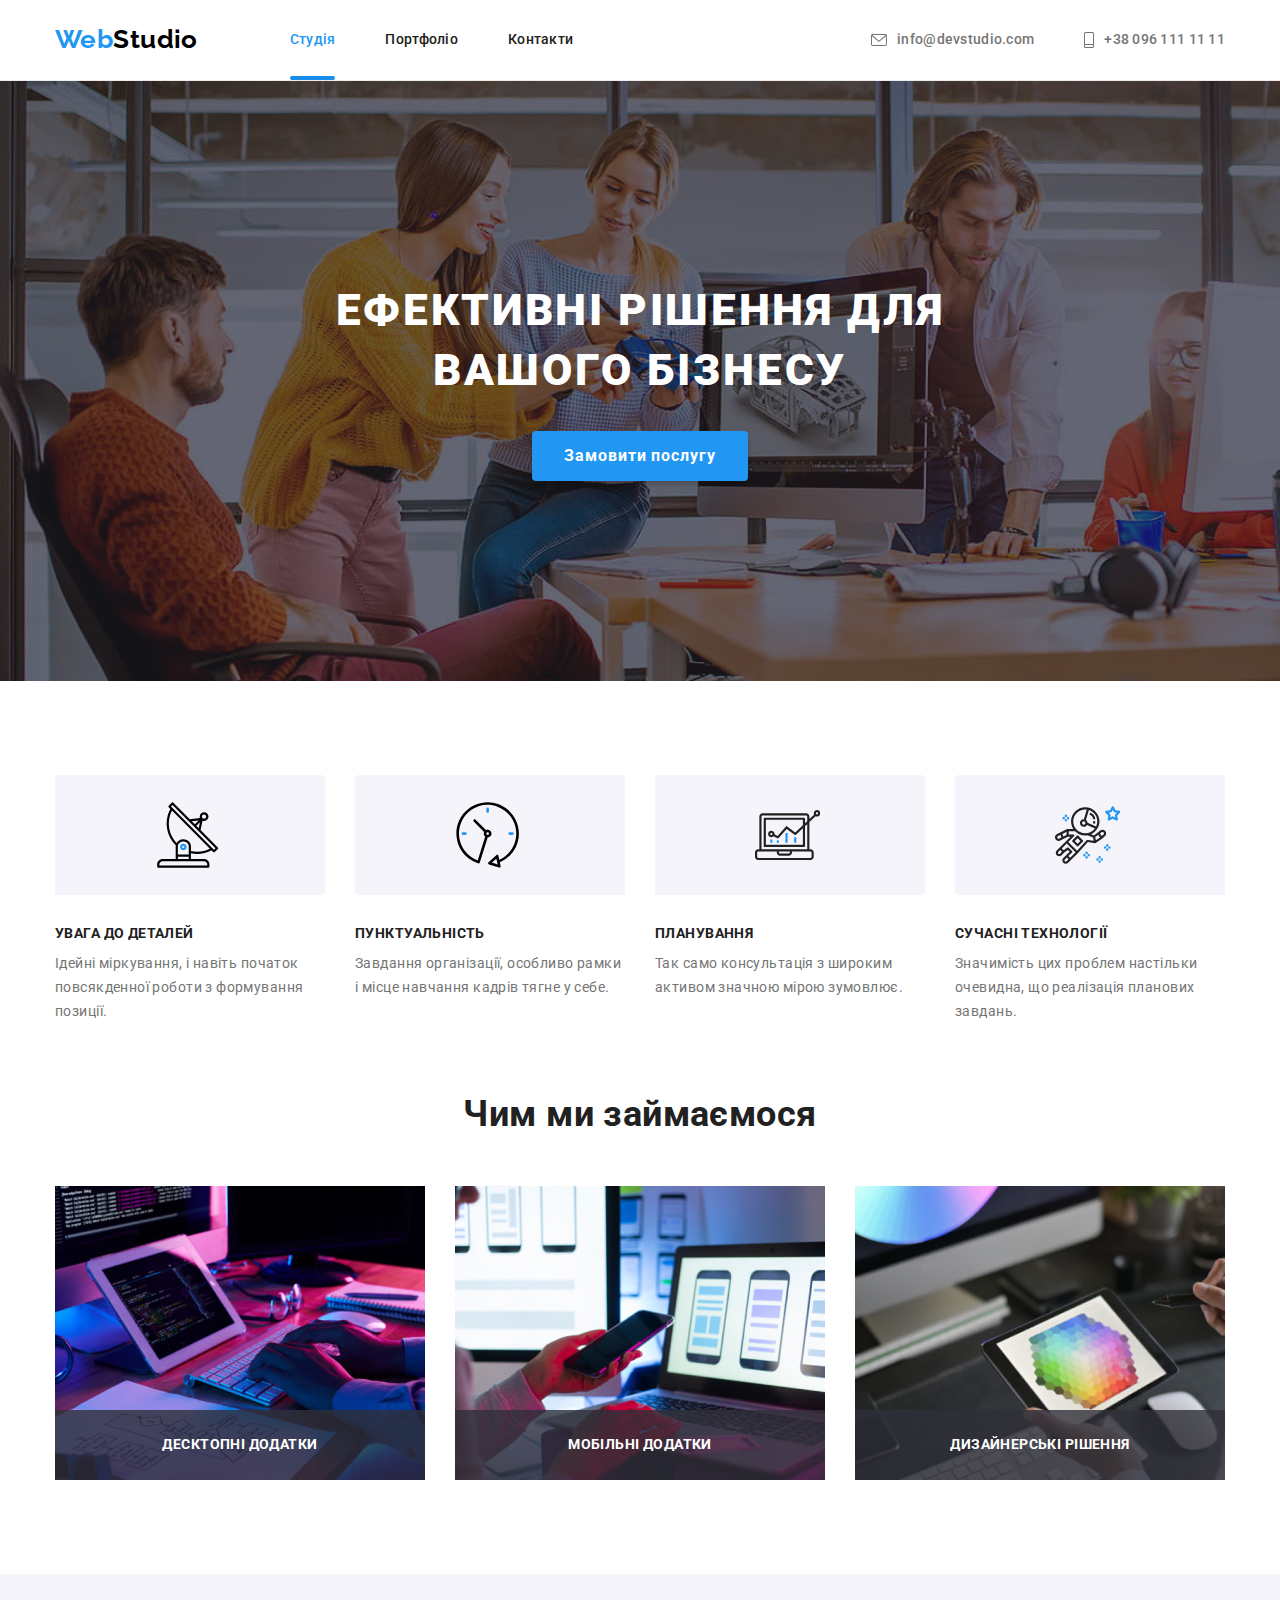
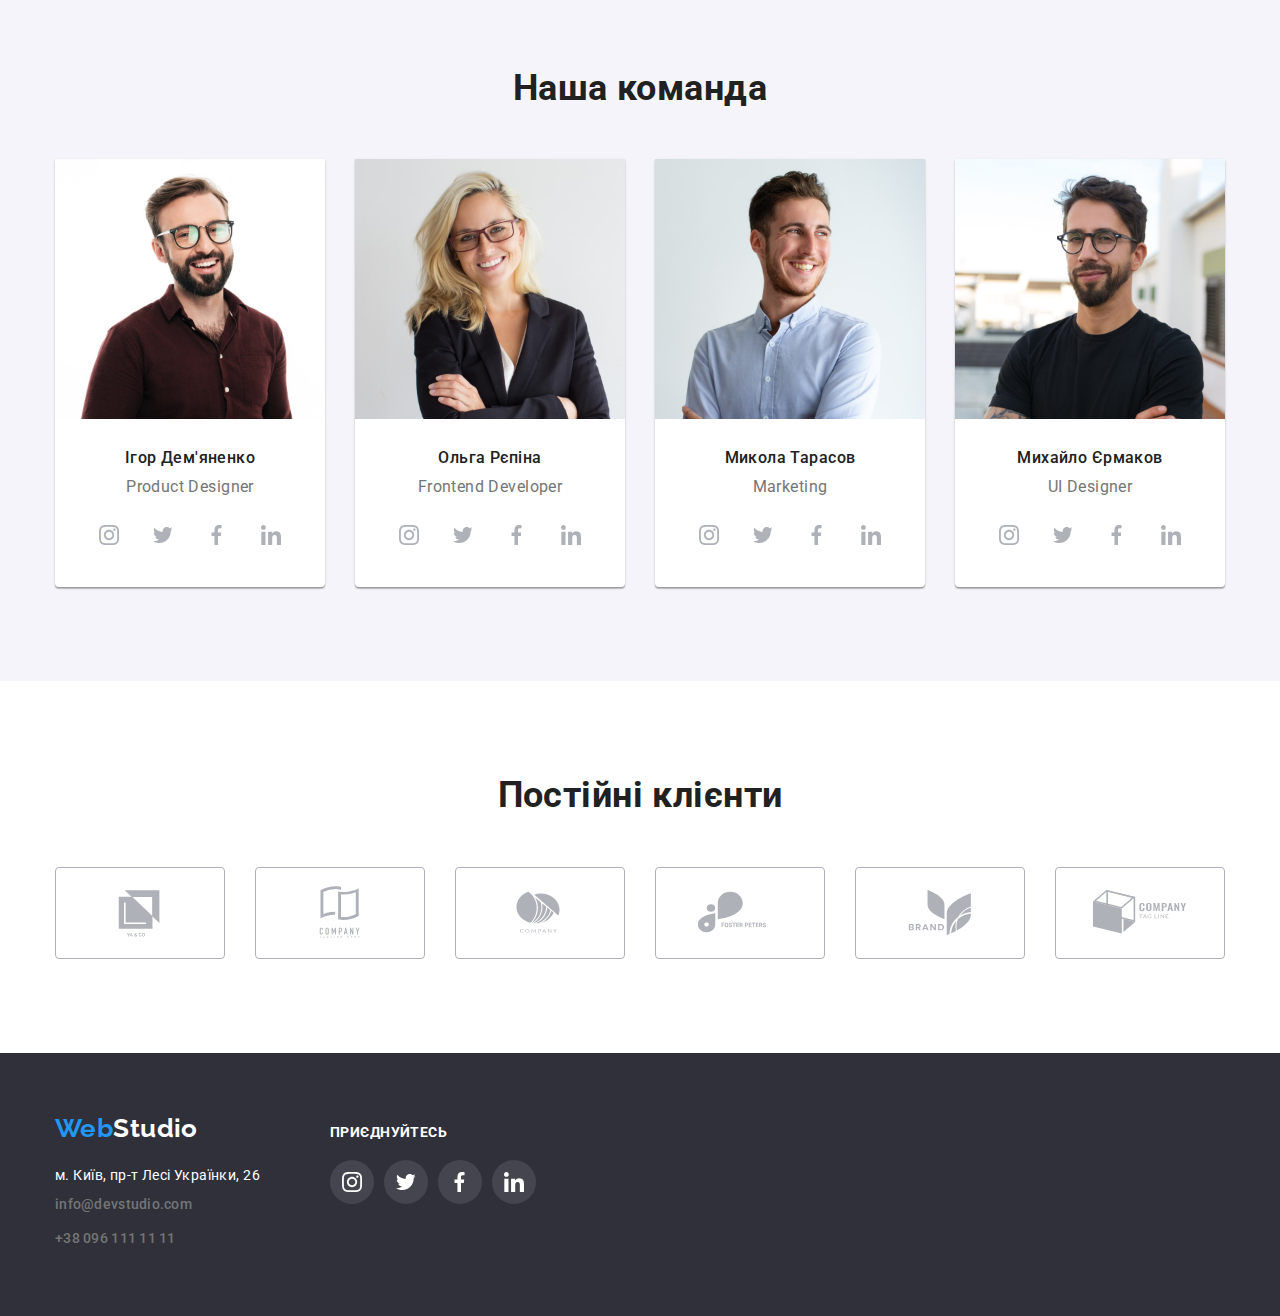
<file: index.html>
<!DOCTYPE html>
<html lang="uk-UA">
  <head>
    <meta charset="UTF-8" />
    <meta name="viewport" content="width=device-width, initial-scale=1.0" />
     <title>Document</title>
        <link rel="stylesheet" href="https://cdnjs.cloudflare.com/ajax/libs/modern-normalize/1.1.0/modern-normalize.min.css">
        <link rel="stylesheet" href="./style-css.css"/>
        <link rel="preconnect" href="https://fonts.googleapis.com">
        <link rel="preconnect" href="https://fonts.gstatic.com" crossorigin>
<link href="https://fonts.googleapis.com/css2?family=Raleway:wght@700&family=Roboto:wght@400;500;700;900&display=swap" rel="stylesheet">
   
  </head>
  <body>

<!--HEADER-->

    <header class="header">
      <div class="container header-container">
       <nav class="navigation">
       <a href="index.html" class="link logo">Web<span class="header-logo">Studio</a>

        <ul class="list nav-list">
          <li class="nav-list-item"><a href="index.html" class="link nav-link current">Студія</a></li>
          <li class="nav-list-item"><a href="./portfolio.html" class="link nav-link">Портфоліо</a></li>
          <li class="nav-list-item"> <a href="" class="link nav-link">Контакти</a></li>
         </ul> </nav>
                
      <ul class="list contacts-list">
        <li class="contacts-link-item"><a href="mailto:info@devstudio.com" class="link contacts-link icon-link-mail"> 
          <svg height="12" width="16" class="header-icon"> 
            <use href="./images/svg-img.svg#icon-mail"> </use>    
          </svg> info@devstudio.com</a></li>
        <li class="contacts-link-item"><a href="tel:+380961111111" class="link contacts-link icon-link-tel"> 
          <svg height="16" width="10" class="header-icon"> 
          <use href="./images/svg-img.svg#icon-tel" > </use>
        </svg> +38 096 111 11 11</a></li>
      </ul>
      </div>
     </header>

    <main>
      <!--SECTION-HERO-->
      <section class="hero hero-bckg-img">
       <div class="container">
                <h1 class="hero-title">Ефективні рішення для вашого бізнесу</h1>
        <button data-modal-open type="button" class="button hero-button">Замовити послугу</button>
       </div>
       </section>
      

<!--SECTION-FEATURE-->

      <section class=" section section-feature">
         <div class="container section-feature-container">
        <h2 class="visually-hidden">наші особливості</h2>
        <ul class="list feature-list">
          <li>
            <div class="feature-ikon-container">
            <svg class="feature-ikon" Width=65.32 Height=70> 
              <use href="./images/svg-img.svg#icon-antenna"> </use> </svg></div>
            <h3 class="feature-title">увага до деталей</h3>
            <p class="feature-paragraph">
              Ідейні міркування, і навіть початок повсякденної роботи з
              формування позиції.
            </p>
          </li>
          <li class="feature-list-item">
              <div class="feature-ikon-container"> <svg Width=65.32 Height=70 class="feature-ikon"> 
              <use href="./images/svg-img.svg#icon-clock"> </use> </svg> </div>
            <h3 class="feature-title">пунктуальність</h3>
            <p class="feature-paragraph">
              Завдання організації, особливо рамки 
              і місце навчання кадрів тягне у себе.
            </p>
          </li>
          <li>
              <div class="feature-ikon-container">
            <svg class="feature-ikon" Width=65.32 Height=70> 
              <use href="./images/svg-img.svg#icon-lap-top" 
              > </use> </svg></div>
            <h3 class="feature-title">планування</h3>
            <p class="feature-paragraph">
              Так само консультація з широким активом значною мірою зумовлює.
            </p>
          </li>
          <li>
              <div class="feature-ikon-container">
            <svg class="feature-ikon" Width=65.32 Height=70> 
              <use href="./images/svg-img.svg#icon-astronaut" 
              > </use> </svg></div>
            <h3 class="feature-title">сучасні технології</h3>
            <p class="feature-paragraph">
              Значимість цих проблем настільки очевидна, що реалізація планових
              завдань.
            </p>
          </li>
        </ul>
        </div>
        </section>

<!--SECTION-WHAT-WE-DO-->
        
          <section class="section section-what_we_do">
             <div class="container"> 
             <h2 class="what_we_do-title">Чим ми займаємося</h2>
        <ul class="list what_we_do-img-list">
          <li>
            <div class="what-we-do-overlay">
               <img
              src="images/work-process-1.jpg"
              alt="Процес розробки"
              width="370"
            />
            <p class="overlay-title">десктопні додатки</p>
            </div>
          </li>
           
          <li>
            <div class="what-we-do-overlay">
            <img
              src="images/work-process-2.jpg"
              alt="Процес роботи з макетом мобыльного застосунку"
              width="370"/>
              <p class="overlay-title">мобільні додатки</p>
              </div>
              </li>
          <li>
             <div class="what-we-do-overlay">
             <img
              src="images/work-process-3.jpg"
              alt="Процес створення дизайну сайту"
              width="370"/>
              <p class="overlay-title">дизайнерські рішення</p>
              </div>
          </li>
        </ul>
        </div>
       </section>

<!--SECTION TEAM-->

      <section class="section-team">
        <div class="container"> 
         <h2 class="team-title">Наша команда</h2>
        <ul class="list team-list">
          <li class="team-list-item">
            <img src="images/ihor.jpg" alt="Ігор Дем'яненко" width="270" class="photo-team"/>
            <div class="team-member-description"><h3 class="team-name">Ігор Дем'яненко</h3>
            <p class="team-position">Product Designer</p>
        
            <ul class="list social-links-list">
              <li class="social-list-item"><a href="http://" target="_blank" rel="noopener noreferrer" class="social-link"><svg class="social-link-icon" height="20" width="20">
                <use href="./images/svg-img.svg#icon-instagram"></use>
              </svg></a></li>
              <li class="list-item social-list-item"><a href="http://" target="_blank" rel="noopener noreferrer" class="social-link"><svg class="social-link-icon" height="20" width="20">
                <use href="./images/svg-img.svg#icon-twiter"></use>
              </svg></a></li>
              <li class="list-item social-list-item"><a href="http://" target="_blank" rel="noopener noreferrer" class="social-link"><svg class="social-link-icon" height="20" width="20">
                <use href="./images/svg-img.svg#icon-facebook"></use>
              </svg></a></li>
              <li class="list-item social-list-item"><a href="http://" target="_blank" rel="noopener noreferrer" class="social-link"><svg class="social-link-icon" height="20" width="20">
                <use href="./images/svg-img.svg#icon-linkedin"></use>
              </svg></a></li>
            </ul>
            </div>
         
          <li class="team-list-item">
            <img src="images/olga.jpg" alt="Ольга Рєпіна" width="270" />
            <div class="team-member-description"><h3 class="team-name">Ольга Рєпіна</h3>
            <p class="team-position">Frontend Developer</p>
              <ul class="list social-links-list">
              <li class="social-list-item"><a href="http://" target="_blank" rel="noopener noreferrer" class="social-link"><svg class="social-link-icon" height="20" width="20">
                <use href="./images/svg-img.svg#icon-instagram"></use>
              </svg></a></li>
              <li class="list-item social-list-item"><a href="http://" target="_blank" rel="noopener noreferrer" class="social-link"><svg class="social-link-icon" height="20" width="20">
                <use href="./images/svg-img.svg#icon-twiter"></use>
              </svg></a></li>
              <li class="list-item social-list-item"><a href="http://" target="_blank" rel="noopener noreferrer" class="social-link"><svg class="social-link-icon" height="20" width="20">
                <use href="./images/svg-img.svg#icon-facebook"></use>
              </svg></a></li>
              <li class="list-item social-list-item"><a href="http://" target="_blank" rel="noopener noreferrer" class="social-link"><svg class="social-link-icon" height="20" width="20">
                <use href="./images/svg-img.svg#icon-linkedin"></use>
              </svg></a></li>
            </ul>
            </div>
          </li>
          <li class="team-list-item">
            <img src="images/mikola.jpg" alt="Микола Тарасов" width="270" />
            <div class="team-member-description"><h3 class="team-name">Микола Тарасов</h3>
            <p class="team-position">Marketing</p>
              <ul class="list social-links-list">
              <li class="social-list-item"><a href="http://" target="_blank" rel="noopener noreferrer" class="social-link"><svg class="social-link-icon" height="20" width="20">
                <use href="./images/svg-img.svg#icon-instagram"></use>
              </svg></a></li>
              <li class="list-item social-list-item"><a href="http://" target="_blank" rel="noopener noreferrer" class="social-link"><svg class="social-link-icon" height="20" width="20">
                <use href="./images/svg-img.svg#icon-twiter"></use>
              </svg></a></li>
              <li class="list-item social-list-item"><a href="http://" target="_blank" rel="noopener noreferrer" class="social-link"><svg class="social-link-icon" height="20" width="20">
                <use href="./images/svg-img.svg#icon-facebook"></use>
              </svg></a></li>
              <li class="list-item social-list-item"><a href="http://" target="_blank" rel="noopener noreferrer" class="social-link"><svg class="social-link-icon" height="20" width="20">
                <use href="./images/svg-img.svg#icon-linkedin"></use>
              </svg></a></li>
            </ul>
            </div>
          </li>
          <li class="team-list-item">
            <img src="images/mihailo.jpg" alt="Михайло Єрмаков" width="270" />
            <div class="team-member-description"><h3 class="team-name">Михайло Єрмаков</h3>
            <p class="team-position">UI Designer</p>
              <ul class="list social-links-list">
              <li class="social-list-item"><a href="http://" target="_blank" rel="noopener noreferrer" class="social-link"><svg class="social-link-icon" height="20" width="20">
                <use href="./images/svg-img.svg#icon-instagram"></use>
              </svg></a></li>
              <li class="list-item social-list-item"><a href="http://" target="_blank" rel="noopener noreferrer" class="social-link"><svg class="social-link-icon" height="20" width="20">
                <use href="./images/svg-img.svg#icon-twiter"></use>
              </svg></a></li>
              <li class="list-item social-list-item"><a href="http://" target="_blank" rel="noopener noreferrer" class="social-link"><svg class="social-link-icon" height="20" width="20">
                <use href="./images/svg-img.svg#icon-facebook"></use>
              </svg></a></li>
              <li class="list-item social-list-item"><a href="http://" target="_blank" rel="noopener noreferrer" class="social-link"><svg class="social-link-icon" height="20" width="20">
                <use href="./images/svg-img.svg#icon-linkedin"></use>
              </svg></a></li>
            </ul>
            </div>
          </li>
        </ul>
      </div>
      </section>
    </main>

    <!-------SECTION CLIENT------->

<section class="section-client">
<div class="container client-container"> 
<h2 class="title-client">Постійні клієнти</h2>
<ul class="list client-list">
  <li class="list-item client-list-item">
    <a href="" class="link client-link">
      <svg class="icon-client">
        <use href="./images/svg-img.svg#icon-client-1" target="_blank" rel="noopener noreferrer" width="106" height="60"></use>
      </svg>
    </a>
  </li>
  <li class="list-item client-list-item">
    <a href="" class="link client-link">
      <svg class="icon-client">
        <use href="./images/svg-img.svg#icon-client-2" target="_blank" rel="noopener noreferrer" width="106" height="60"></use>
      </svg>
    </a>
  </li>
  <li class="list-item client-list-item">
    <a href="" class="link client-link">
      <svg class="icon-client">
        <use href="./images/svg-img.svg#icon-client-3" target="_blank" rel="noopener noreferrer" width="106" height="60"></use>
      </svg>
    </a>
  <li class="list-item client-list-item">
    <a href="" class="link client-link">
      <svg class="icon-client">
        <use href="./images/svg-img.svg#icon-client-4" target="_blank" rel="noopener noreferrer" width="106" height="60"></use>
      </svg>
    </a>
  </li>
  <li class="list-item client-list-item">
    <a href="" class="link client-link">
      <svg class="icon-client">
        <use href="./images/svg-img.svg#icon-client-5" target="_blank" rel="noopener noreferrer" width="106" height="60"></use>
      </svg>
    </a>
  </li>
  <li class="list-item client-list-item">
    <a href="" class="link client-link">
      <svg class="icon-client">
        <use href="./images/svg-img.svg#icon-client-6" target="_blank" rel="noopener noreferrer" width="106" height="60"></use>
      </svg>
    </a>
  </li>
</ul>


  </div>


</section>


    <!--FOOTER-->

      <footer class="footer">
      <div class="container">
        <div>
        <a href="./index.html " class="link logo">Web<span class="part-logo-white">Studio</span></a>
        <address class="address">
         <ul class="list footer-list">
          <li class="contact-items">
            <a href="https://goo.gl/maps/CPtrU1FHBa2aNyZL9" target="_blank"
              rel="noopener noreferrer nofollow"
              class="link address-link" >м. Київ, пр-т Лесі Українки, 26</a>
          </li>
          <li class="footer-contact-items"><a href="mailto:info@devstudio.com" class="link contacts-link">info@devstudio.com</a></li>
          <li class="footer-contact-items"><a href="tel:+380961111111" class="link contacts-link">+38 096 111 11 11</a></li>
        </ul>
        </address>
        </div>
        <div class="footer-link-list">
        <p class="social-links-list-title">приєднуйтесь</p>
          <ul class="list social-links-list">
              <li class="social-list-item"><a href="http://" target="_blank" rel="noopener noreferrer" class="social-link"><svg class="social-link-icon" height="20" width="20">
                <use href="./images/svg-img.svg#icon-instagram"></use>
              </svg></a></li>
              <li class="list-item social-list-item"><a href="http://" target="_blank" rel="noopener noreferrer" class="social-link"><svg class="social-link-icon" height="20" width="20">
                <use href="./images/svg-img.svg#icon-twiter"></use>
              </svg></a></li>
              <li class="list-item social-list-item"><a href="http://" target="_blank" rel="noopener noreferrer" class="social-link"><svg class="social-link-icon" height="20" width="20">
                <use href="./images/svg-img.svg#icon-facebook"></use>
              </svg></a></li>
              <li class="list-item social-list-item"><a href="http://" target="_blank" rel="noopener noreferrer" class="social-link"><svg class="social-link-icon" height="20" width="20">
                <use href="./images/svg-img.svg#icon-linkedin"></use>
              </svg></a></li>
            </ul>
            </div>
    </div>
    </footer>

    <div data-modal class="backdrop is-hidden">
      <div class="modal">
        <button data-modal-close type="button" class="modal-close">
          <svg class="modal-close-icon" height="18" width="18">
            <use href="./images/svg-img.svg#icon-modal"></use>
          </svg>
         </button>
    </div>
    </div>
    <script src="./js/modal.js"></script>
  </body>
</html>
</file>
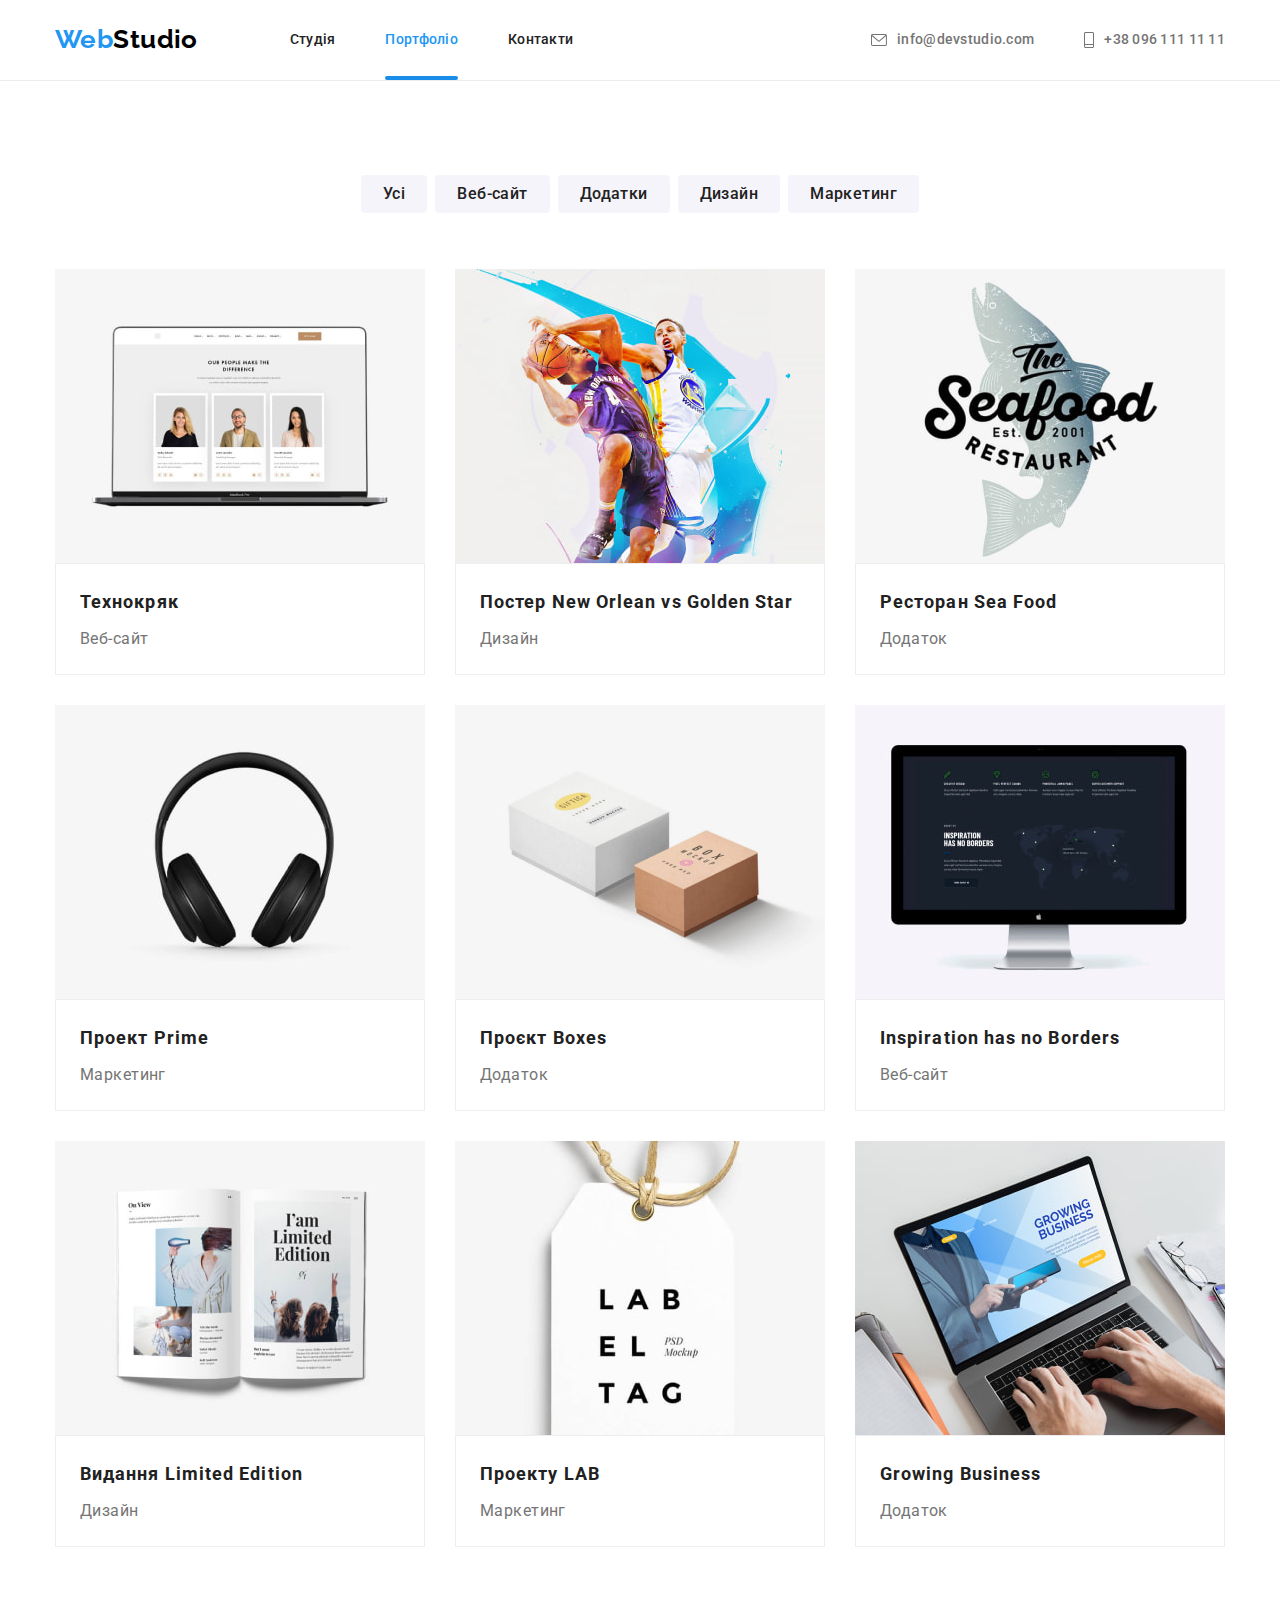
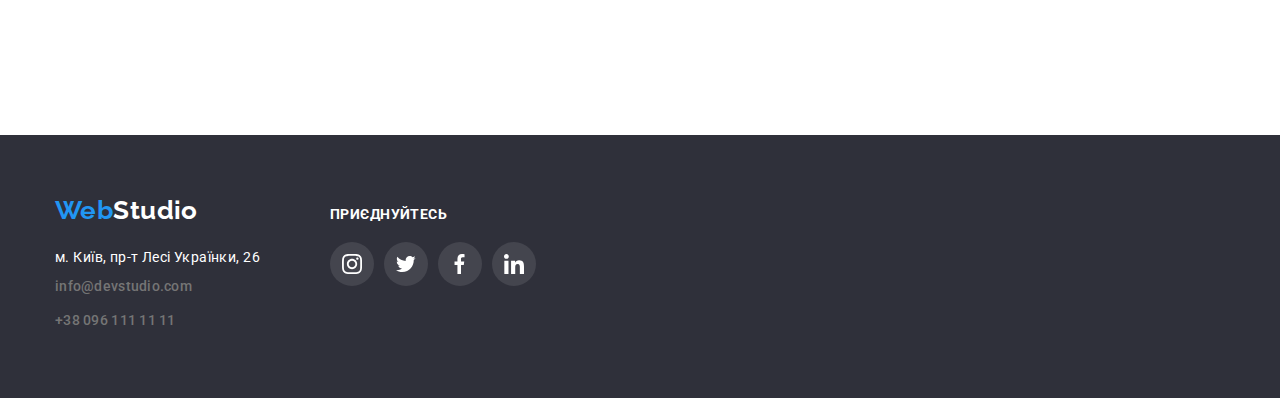
<file: portfolio.html>
<!DOCTYPE html>
<html lang="uk-UA">
  <head>
    <meta charset="UTF-8" />
    <meta http-equiv="X-UA-Compatible" content="IE=edge" />
    <meta name="viewport" content="width=device-width, initial-scale=1.0" />
    <title>Portfolio</title>
    <link rel="stylesheet" href="https://cdnjs.cloudflare.com/ajax/libs/modern-normalize/1.1.0/modern-normalize.min.css">
    <link rel="stylesheet" href="./style-css.css" />
    <link rel="preconnect" href="https://fonts.googleapis.com" />
    <link rel="preconnect" href="https://fonts.gstatic.com" crossorigin />
    <link
      href="https://fonts.googleapis.com/css2?family=Raleway:wght@700&family=Roboto:wght@400;500;700;900&display=swap"
      rel="stylesheet"
    />
  </head>
  <body>
   
   <header class="header">
     <div class="container header-container">
      <nav class="navigation">
       <a href="index.html" class="link logo">Web<span class="header-logo">Studio</a>

        <ul class="list nav-list">
          <li class="nav-list-item"><a href="index.html" class="link nav-link ">Студія</a></li>
          <li class="nav-list-item"><a href="./portfolio.html" class="link nav-link current">Портфоліо</a></li>
          <li class="nav-list-item"> <a href="" class="link nav-link">Контакти</a></li>
         </ul> </nav>
                
         <ul class="list contacts-list">
        <li class="contacts-link-item"><a href="mailto:info@devstudio.com" class="link contacts-link icon-link-mail"> 
          <svg height="12" width="16" class="header-icon"> 
            <use href="./images/svg-img.svg#icon-mail"> </use>    
          </svg> info@devstudio.com</a></li>
        <li class="contacts-link-item"><a href="tel:+380961111111" class="link contacts-link icon-link-tel"> 
          <svg height="16" width="10" class="header-icon"> 
          <use href="./images/svg-img.svg#icon-tel" > </use>
        </svg> +38 096 111 11 11</a></li>
      </ul>
       </div>
      </header>

    <main>
        <section class="portfolio-section section">
      <div class="container">
            <h1 class="visually-hidden">приклади робіт</h1>
       <ul class="list buttons-list">
          <li class="buttons-list-item">
            <button type="button" class="button portfolio-buttons">Усі</button>
          </li>
          <li class="buttons-list-item">
            <button type="button" class="button portfolio-buttons">Веб-сайт</button>
          </li>
          <li class="buttons-list-item">
            <button type="button" class="button portfolio-buttons">
              Додатки
            </button>
          </li>
          <li class="buttons-list-item">
            <button type="button" class="button portfolio-buttons">
              Дизайн
            </button>
          </li>
          <li class="buttons-list-item">
            <button type="button" class="button portfolio-buttons">
              Маркетинг
            </button>
          </li>
        </ul>

        <ul class="list img-list">
          <li class="img-list-item">
             <a href="" class="link project-link">
              <div class="portfolio-overlay">
            <img
                src="./images-portfolio/web-site-tech-kriak.jpg"
                alt="Лого проекту Технокряк - відкритий ноутбук з картинками"
                width="370"/>
               
              <p class="description-overlay">Ресурс пропонує комплексні пропозиції з різним рівнем функціоналу та сервісів. 
                Все це дозволить відвідувачу отримати вичерпні відомості про компанію чи приватну особу.</p>
            </div>
                <div class="project-description">
              <h2 class="project-title">Технокряк</h2>
            <p class="project-type">Веб-сайт</p>
            </div>    
             </a>
            </li>

          <li class="img-list-item">
            <a href="" class="link project-link">
              <div class="portfolio-overlay"> 
              <img
                src="./images-portfolio/desing-poster.jpg"
                alt="Постер New Orlean vs Golden Star"
                width="370"/> 
                <p class="description-overlay">Ресурс пропонує комплексні пропозиції з різним рівнем функціоналу та сервісів. 
                  Все це дозволить відвідувачу отримати вичерпні відомості про компанію чи приватну особу.</p>
                </div>
                  <div class="project-description">
                    <h2 class="project-title">Постер New Orlean vs Golden Star</h2>
            <p class="project-type">Дизайн</p>
            </div>
            </a>
             </li>

          <li class="img-list-item">
           <a href="" class="link project-link">
                <div class="portfolio-overlay"> 
              <img
                src="./images-portfolio/app-sea-food.jpg"
                alt="Лого ресторану Sea Food - риба"
                 width="370"/>
            <p class="description-overlay">Ресурс пропонує комплексні пропозиції з різним рівнем функціоналу та сервісів.
               Все це дозволить відвідувачу отримати вичерпні відомості про компанію чи приватну особу.</p>
            </div>
               <div class="project-description"> <h2 class="project-title">Ресторан Sea Food</h2>
            <p class="project-type">Додаток</p>
          </div>
          </a>
           </li>

           <li class="img-list-item">
            <a href="" class="link project-link">
               <div class="portfolio-overlay">
              <img
                src="./images-portfolio/marketing-prime.jpg"
                alt="Лого проекту Prime - навушники"
                 width="370"/>
                 <p class="description-overlay">Ресурс пропонує комплексні пропозиції з різним рівнем функціоналу та сервісів. 
                  Все це дозволить відвідувачу отримати вичерпні відомості про компанію чи приватну особу.</p>
                 </div>
                  <div class="project-description"> 
                    <h2 class="project-title">Проект Prime</h2>
            <p class="project-type">Маркетинг</p>
          </div>
          </a>
          </li>

          <li class="img-list-item">
            <a href="" class="link project-link">
              <div class="portfolio-overlay"> 
              <img
                src="./images-portfolio/app-boxes.jpg"
                alt="Лого проекту Boxes - дві коробки"
                 width="370"/>
                 <p class="description-overlay">Ресурс пропонує комплексні пропозиції з різним рівнем функціоналу та сервісів. 
                  Все це дозволить відвідувачу отримати вичерпні відомості про компанію чи приватну особу.</p>
                 </div>
                  <div class="project-description">
                    <h2 class="project-title">Проєкт Boxes</h2>
            <p class="project-type">Додаток</p>
          </div>
          </a>
          </li>

          <li class="img-list-item">
                         <a href="" class="link project-link">
              <div class="portfolio-overlay"> 
              <img
                src="./images-portfolio/web-site-inspiration.jpg"
                alt="Лого проекту Inspiration has no Borders - монітор"
                 width="370"/>
                  <p class="description-overlay">Ресурс пропонує комплексні пропозиції з різним рівнем функціоналу та сервісів. 
                    Все це дозволить відвідувачу отримати вичерпні відомості про компанію чи приватну особу.</p>
                  </div>
                    <div class="project-description"> <h2 class="project-title">Inspiration has no Borders</h2>
            <p class="project-type">Веб-сайт</p> </div>
            </a>
          </li>

          <li class="img-list-item">
            <a href="" class="link project-link">
              <div class="portfolio-overlay"> 
              <img
                src="./images-portfolio/desing-magazine.jpg"
                alt="Лого видання Limited Edition - розгорнутий випуск журналу"
               width="370"/> 
                <p class="description-overlay">Ресурс пропонує комплексні пропозиції з різним рівнем функціоналу та сервісів.
                   Все це дозволить відвідувачу отримати вичерпні відомості про компанію чи приватну особу.</p>
                </div>
                   <div class="project-description">
                    <h2 class="project-title">Видання Limited Edition</h2>
            <p class="project-type">Дизайн</p>
          </div>
            </a>
           </li>

          <li class="img-list-item">
            <a href="" class="link project-link">
            <div class="portfolio-overlay">        
              <img
                src="./images-portfolio/marketing-lab.jpg"
                alt="Лого проекту LAB - бейдж"
               width="370"
               class=""/>
               <p class="description-overlay">Ресурс пропонує комплексні пропозиції з різним рівнем функціоналу та сервісів. 
                Все це дозволить відвідувачу отримати вичерпні відомості про компанію чи приватну особу.</p>
                </div>
            <div class="project-description"><h2 class="project-title">Проекту LAB</h2>
            <p class="project-type">Маркетинг</p>
          </div>
            </a>
           </li>

          <li class="img-list-item">
             <a href="" class="link project-link">
              <div class="portfolio-overlay"> 
              <img
                src="./images-portfolio/app-growing-bussines.jpg"
                alt="Лого проекту Growing Business - відкритий ноутбук"
               width="370"/>
               <p class="description-overlay">Ресурс пропонує комплексні пропозиції з різним рівнем функціоналу та сервісів.
                 Все це дозволить відвідувачу отримати вичерпні відомості про компанію чи приватну особу.</p>
              </div>
            <div class="project-description">
              <h2 class="project-title">Growing Business</h2>
            <p class="project-type">Додаток</p>
          </div>
            </a>
           </li>
        </ul>
        </div>
      </section>
    </main>

<footer class="footer">
      <div class="container">
        <address class="address">
          <a href="./index.html " class="link logo">Web<span class="part-logo-white">Studio</span></a>
        <ul class="list footer-list">
          <li class="contact-items">
            <a href="https://goo.gl/maps/CPtrU1FHBa2aNyZL9" target="_blank"
              rel="noopener noreferrer nofollow"
              class="link address-link" >м. Київ, пр-т Лесі Українки, 26</a>
          </li>
          <li class="footer-contact-items"><a href="mailto:info@devstudio.com" class="link contacts-link">info@devstudio.com</a></li>
          <li class="footer-contact-items"><a href="tel:+380961111111" class="link contacts-link">+38 096 111 11 11</a></li>
        </ul>
        </address>
        <div class="footer-link-list">
        <p class="social-links-list-title">приєднуйтесь</p>
          <ul class="list social-links-list">
              <li class="social-list-item"><a href="http://" target="_blank" rel="noopener noreferrer" class="social-link"><svg class="social-link-icon" height="20" width="20">
                <use href="./images/svg-img.svg#icon-instagram"></use>
              </svg></a></li>
              <li class="list-item social-list-item"><a href="http://" target="_blank" rel="noopener noreferrer" class="social-link"><svg class="social-link-icon" height="20" width="20">
                <use href="./images/svg-img.svg#icon-twiter"></use>
              </svg></a></li>
              <li class="list-item social-list-item"><a href="http://" target="_blank" rel="noopener noreferrer" class="social-link"><svg class="social-link-icon" height="20" width="20">
                <use href="./images/svg-img.svg#icon-facebook"></use>
              </svg></a></li>
              <li class="list-item social-list-item"><a href="http://" target="_blank" rel="noopener noreferrer" class="social-link"><svg class="social-link-icon" height="20" width="20">
                <use href="./images/svg-img.svg#icon-linkedin"></use>
              </svg></a></li>
            </ul>
            </div>
    </div>
    </footer>
  </body>
</html>
</file>
<file: style-css.css>
:root {
  --main-text-color: #757575;
  --main-title-color: #212121;
  --secondary-elements-color: #2196f3;
  --dark-background-color: #2f303a;
  --header-background-color: #ffffff;
  --dark-text-color: #000000;
  --header-line-color: #ececec;
  --portfolio-buttons-color: #f5f4fa;
  --img-border-color: #eeeeee;
  --active-main-color: #188ce8;
  --feature-background-color: #f5f5f5;
}

html {
  box-sizing: border-box;
}

*,
*::before,
*::after {
  box-sizing: inherit;
}

body {
  font-family: "Roboto", sans-serif;
  letter-spacing: 0.03em;
  background-color: var(--header-background-color);
  color: var(--main-text-color);
  font-size: 14px;
  margin: 0;
}

p,
h1,
h2,
h3,
h4,
h5,
h6 {
  margin: 0;
}

address {
  font-style: normal;
  padding: 0;
  margin: 0;
}

img {
  display: block;
  max-width: 100%;
  height: auto;
}

.link {
  text-decoration: none;
}

.list {
  list-style: none;
  padding: 0;
  margin: 0;
}

.button {
  border: none;
  margin: 0;
  cursor: pointer;
  border-radius: 4px;
}

.container {
  width: 1200px;
  margin: 0 auto;
  padding: 0 15px;
}
.section {
  padding-top: 94px;
  padding-bottom: 94px;
}

/*------------HEADER--------------*/
.header {
  border-width: 0 0 1px 0;
  border-color: var(--header-line-color);
  border-style: solid;
}

.header .logo {
  padding-top: 24px;
  padding-bottom: 24px;
  margin-right: 92px;
}

.logo {
  font-family: "Raleway", sans-serif;
  font-style: normal;
  font-weight: 700;
  font-size: 26px;
  line-height: 1.19;
  display: inline-block;
  color: var(--secondary-elements-color);
}

.header-logo {
  color: var(--dark-text-color);
}

.header-container,
.navigation,
.nav-list {
  display: flex;
}

.nav-list .nav-list-item:last-child {
  margin-right: 0;
}

.nav-link {
  position: relative;
  font-family: "Roboto", sans-serif;
  font-weight: 500;
  line-height: 1.14;
  letter-spacing: 0.02em;
  color: var(--main-title-color);
  display: block;
  padding-top: 32px;
  padding-bottom: 32px;
  transition-property: color;
  transition-duration: 250ms;
  transition-timing-function: cubic-bezier(0.4, 0, 0.2, 1);
}

.nav-link:hover,
.nav-link:focus {
  color: var(--secondary-elements-color);
}

.nav-list-item {
  margin-right: 50px;
}

.current {
  color: var(--secondary-elements-color);
  position: relative;
}

.current::before {
  content: "";
  position: absolute;
  width: 100%;
  height: 4px;
  background-color: var(--active-main-color);
  border-radius: 2px;
  bottom: 0;
}

.contacts-link {
  display: flex;
  align-items: center;
  font-family: "Roboto";
  font-style: normal;
  font-weight: 500;
  line-height: 1.14;
  letter-spacing: 0.02em;
  color: var(--main-text-color);
  padding-top: 32px;
  padding-bottom: 32px;
  transition-property: color;
  transition-duration: 250ms;
  transition-timing-function: cubic-bezier(0.4, 0, 0.2, 1);
}

.contacts-link:hover,
.contacts-link:focus {
  color: var(--secondary-elements-color);
}

.contacts-list {
  display: flex;
  margin-left: auto;
}

.contacts-link-item:first-child {
  margin-right: 50px;
}

.header-icon {
  margin-right: 10px;
  fill: currentColor;
}

.contacts-link:hover .header-icon,
.contacts-link:focus .header-icon {
  fill: var(--secondary-elements-color);
}

/*----------------HERO-------------------*/

.hero {
  text-align: center;
  padding-top: 200px;
  padding-bottom: 200px;
  background: var(--dark-background-color);
}

.hero-bckg-img {
  background-image: linear-gradient(
      rgba(47, 48, 58, 0.4),
      rgba(47, 48, 58, 0.4)
    ),
    url(./images/background-img.jpg);
  max-width: 1600px;
  height: 600px;
  background-repeat: no-repeat;
  background-size: cover;
  margin-left: auto;
  margin-right: auto;
}

.hero-title {
  font-family: "Roboto";
  font-weight: 900;
  font-size: 44px;
  text-transform: uppercase;
  margin: 0 auto;
  line-height: 1.36;
  letter-spacing: 0.06em;
  width: 696px;
  color: var(--header-background-color);
}

.hero-button {
  font-family: "Roboto", sans-serif;
  font-weight: 700;
  font-size: 16px;
  align-items: center;
  cursor: pointer;
  letter-spacing: 0.06em;
  line-height: 1.87;
  padding: 10px 32px;
  min-width: 213px;
  margin-top: 30px;
  box-shadow: 0px 4px 4px rgba(0, 0, 0, 0.15);
  background: var(--secondary-elements-color);
  color: var(--header-background-color);
  transition-property: background-color;
  transition-duration: 250ms;
  transition-timing-function: cubic-bezier(0.4, 0, 0.2, 1);
}

.hero-button:hover,
.hero-button:focus {
  background-color: var(--active-main-color);
}

.visually-hidden {
  position: absolute;
  white-space: nowrap;
  width: 1px;
  height: 1px;
  overflow: hidden;
  border: 0;
  padding: 0;
  clip: rect(0 0 0 0);
  clip-path: inset(50%);
  margin: -1px;
}

/*----------SECTION-FEATURE---------*/

.feature-title {
  display: inline-block;
  font-weight: 700;
  line-height: 1.14;
  text-transform: uppercase;
  color: var(--main-title-color);
  font-size: 14px;
  margin-top: 0;
  margin-bottom: 10px;
}

.feature-list {
  display: flex;
}

.feature-list > li:not(:last-child) {
  margin-right: 30px;
}

.feature-ikon-container {
  padding: 25px 100px;
  width: 270px;
  height: 120px;
  background: #f5f4fa;
  border-radius: 4px;
  margin-bottom: 30px;
}

.feature-paragraph {
  line-height: 1.71;
  margin-top: 0;
  margin-bottom: 0;
  width: 270px;
  height: 48px;
}

.feature-paragraph:nth-child(3n + 1) {
  height: 72px;
}

/*------------SECTION-WHAT-WE-DO------------*/

.section-what_we_do {
  padding-top: 0;
}

.what_we_do-title {
  text-align: center;
  font-weight: 700;
  font-size: 36px;
  line-height: 1.16;
  color: var(--main-title-color);
  margin-bottom: 50px;
}

.what_we_do-img-list {
  display: flex;
  gap: 30px;
}

.what-we-do-overlay{
  position: relative;
  }

.overlay-title {
  position: absolute;
  display: flex;
  justify-content: center;
  align-items: center;
  bottom: 0;
  width: 100%;
  height: 70px;
  text-transform: uppercase;
  font-weight: 700;
  line-height: 1.14;
  letter-spacing: 0.03em;
  color: var(--header-background-color);
  background-color: rgba(47, 48, 58, 0.8);
  
}

/*------------SECTION-TEAM------------*/

.section-team {
  background: var(--portfolio-buttons-color);
  padding-top: 94px;
  padding-bottom: 94px;
}

.team-title {
  font-weight: 700;
  font-size: 36px;
  line-height: 1.16;
  text-align: center;
  color: var(--main-title-color);
  margin-top: 0;
  margin-bottom: 50px;
}

.team-list {
  display: flex;
  text-align: center;
  gap: 30px;
}

.team-list-item {
  box-shadow: 0px 1px 3px rgba(0, 0, 0, 0.12), 0px 1px 1px rgba(0, 0, 0, 0.14),
    0px 2px 1px rgba(0, 0, 0, 0.2);
  border-radius: 0px 0px 4px 4px;
  background-color: var(--header-background-color);
}

.team-name {
  font-weight: 500;
  font-size: 16px;
  line-height: 1.18;
  margin-bottom: 10px;
  color: var(--main-title-color);
}
.team-position {
  font-size: 16px;
  line-height: 1.18;
  margin-bottom: 16px;
}

.team-member-description {
  padding-top: 30px;
  padding-bottom: 30px;
}


.social-links-list {
  display: flex;
  justify-content: center;
  gap: 10px;
}

.social-list-item {
  height: 44px;
  width: 44px;
}

.social-link {
  display: flex;
  align-items: center;
  justify-content: center;
  height: 100%;
  width: 100%;
  border-radius: 50%;
  color: #afb1b8;
  transition-property: background-color, color;
  transition-duration: 250ms;
  transition-timing-function: cubic-bezier(0.4, 0, 0.2, 1);
}

.social-link:hover,
.social-link:focus {
  background-color: var(--active-main-color);
  color: var(--header-background-color);
}

.social-link-icon {
  fill: currentColor;
}

/*-----------SECTION-CLIENT-----*/

.section-client {
  padding: 94px 0;
}

.client-list {
  display: flex;
}

.client-list-item {
  display: flex;
  margin-right: 30px;
}

.client-link:hover,
.client-link:focus {
  color: var(--active-main-color);
}

.icon-client {
  fill: currentColor;
  width: 106px;
  height: 60px;
}

.client-link {
  display: flex;
  align-items: center;
  justify-content: center;
  width: 170px;
  height: 92px;
  border: 1px solid currentColor;
  border-radius: 4px;
  color: #afb1b8;
  transition-property: color;
  transition-duration: 250ms;
  transition-timing-function: cubic-bezier(0.4, 0, 0.2, 1);
}

.client-list-item:last-child {
  margin-right: 0;
}

.title-client {
  font-weight: 700;
  font-size: 36px;
  line-height: 1.16;
  text-align: center;
  color: var(--main-title-color);
  margin-bottom: 50px;
}

/*--------------FOOTER---------*/

.footer {
  padding: 60px 0;
  background-color: var(--dark-background-color);
}

.footer-list .contacts-link {
  padding-top: 0;
  padding-bottom: 9px;
}

.address-link {
  line-height: 1.71;
  color: var(--header-background-color);
  transition-property: color;
  transition-duration: 250ms;
  transition-timing-function: cubic-bezier(0.4, 0, 0.2, 1);
}

.address-link:hover,
.ddress-link:active {
  color: var(--secondary-elements-color);
}

.footer .logo {
  margin-bottom: 20px;
}

.part-logo-white {
  color: var(--header-background-color);
}

.footer-contact-items:not(:first-child) {
  margin-top: 9px;
}


.footer .container {
  display: flex;
  align-items: baseline;
}

.social-links-list-title {
  font-weight: 700;
  font-size: 14px;
  line-height: 16px;
  letter-spacing: 0.03em;
  text-transform: uppercase;
  color: var(--header-background-color);
  margin-bottom: 20px;
}

.footer-link-list {
  margin-left: 70px;
}

.footer-link-list .social-link {
  background-color: rgba(255, 255, 255, 0.1);
}

.footer-link-list .social-link:hover,
.footer-link-list .social-link:focus {
  background-color: var(--active-main-color);
}

.footer-link-list .social-link-icon {
  fill: var(--header-background-color);
}

/*--------------PORTFOLIO------------*/

.portfolio-section {
  background: var(--header-background-color);
}

.portfolio-buttons {
  display: block;
  background-color: var(--portfolio-buttons-color);
  color: var(--main-title-color);
  border-radius: 4px;
  font-style: inherit;
  font-family: inherit;
  font-weight: 500;
  font-size: 16px;
  line-height: 1.62;
  letter-spacing: inherit;
  cursor: pointer;
  padding: 6px 22px;
  transition-property: background-color, color, box-shadow;
  transition-duration: 250ms;
  transition-timing-function: cubic-bezier(0.4, 0, 0.2, 1);
}

.buttons-list {
  display: flex;
  justify-content: center;
  gap: 8px;
}

.portfolio-buttons:hover,
.portfolio-buttons:focus {
  background-color: var(--secondary-elements-color);
  color: var(--header-background-color);
  box-shadow: 0px 3px 1px rgba(0, 0, 0, 0.1), 0px 1px 2px rgba(0, 0, 0, 0.08),
    0px 2px 2px rgba(0, 0, 0, 0.12);
}

.img-list {
  margin-top: 56px;
  margin-bottom: 94px;
}

.img-list-item {
  flex-basis: calc((100% - 60px) / 3);
}

.img-list {
  display: flex;
  gap: 30px;
  flex-wrap: wrap;
}

.project-link {
  display: block;
  transition-property: box-shadow;
  transition-duration: 250ms;
  transition-timing-function: cubic-bezier(0.4, 0, 0.2, 1);
  transition-delay: 0;
}

.project-link:hover,
.project-link:focus {
  box-shadow: 0px 1px 1px rgba(0, 0, 0, 0.12), 0px 4px 4px rgba(0, 0, 0, 0.06),
    1px 4px 6px rgba(0, 0, 0, 0.16);
}

.project-title {
  font-weight: 700;
  font-size: 18px;
  line-height: 2;
  letter-spacing: 0.06em;
  color: var(--main-title-color);
  margin-bottom: 4px;
}

.project-type {
  font-size: 16px;
  line-height: 1.88;
  color: var(--main-text-color);
}

.project-description {
  padding: 20px 24px;
  border: 1px solid var(--img-border-color);
}

.portfolio-overlay {
  position: relative;
  overflow: hidden;
}

.img-list-item:hover .description-overlay{
 transform: translateY(0%); 
}

.description-overlay {
  position: absolute;
  height: 100%;
  top: 0;
  padding: 40px;
  font-size: 18px;
  line-height: 1.56;
  letter-spacing: 0.03em;
  color: #ffffff;
  background-color: rgba(33, 150, 243, 0.9);
  transform: translateY(100%);
  transition: transform;
  transition-duration: 250ms;
  transition-timing-function: cubic-bezier(0.4, 0, 0.2, 1);
  transition-delay: 0;
  }

  .backdrop{
  width: 100%;
  height: 100%;
  background-color: rgba(0, 0, 0, 0.2);
  position: fixed;
  bottom: 0;
  transition: opacity 250ms linear, visibility 250ms linear;
  }

  
  .modal-close{
        position: absolute;
    width: 30px;
    height: 30px;
    right: 8px;
    top: 8px;
    display: flex;
    justify-content: center;
    align-items: center;
    background: var(--header-background-color);
    border-radius: 50%;
    border: 1px solid rgba(0, 0, 0, 0.1);
     cursor: pointer;
  }
 
  .modal-close-icon{
    fill: #000000;
  }

  .modal{
    position: absolute;
    width: 528px;
    min-height: 581px;
    left: 50%;
    top: 50%;
    transform: translate(-50%, -50%) scaleY(1);
    background: var(--header-background-color);
    box-shadow: 0px 1px 3px rgba(0, 0, 0, 0.12), 0px 1px 1px rgba(0, 0, 0, 0.14), 0px 2px 1px rgba(0, 0, 0, 0.2);
    border-radius: 4px;
    transition: transform 250ms linear;
  }

.is-hidden {
opacity: 0;
visibility: hidden;
pointer-events: none;
}

.backdrop.is-hidden .modal {
transform: translate(-50%, -50%) scaleY(0);
}
</file>
